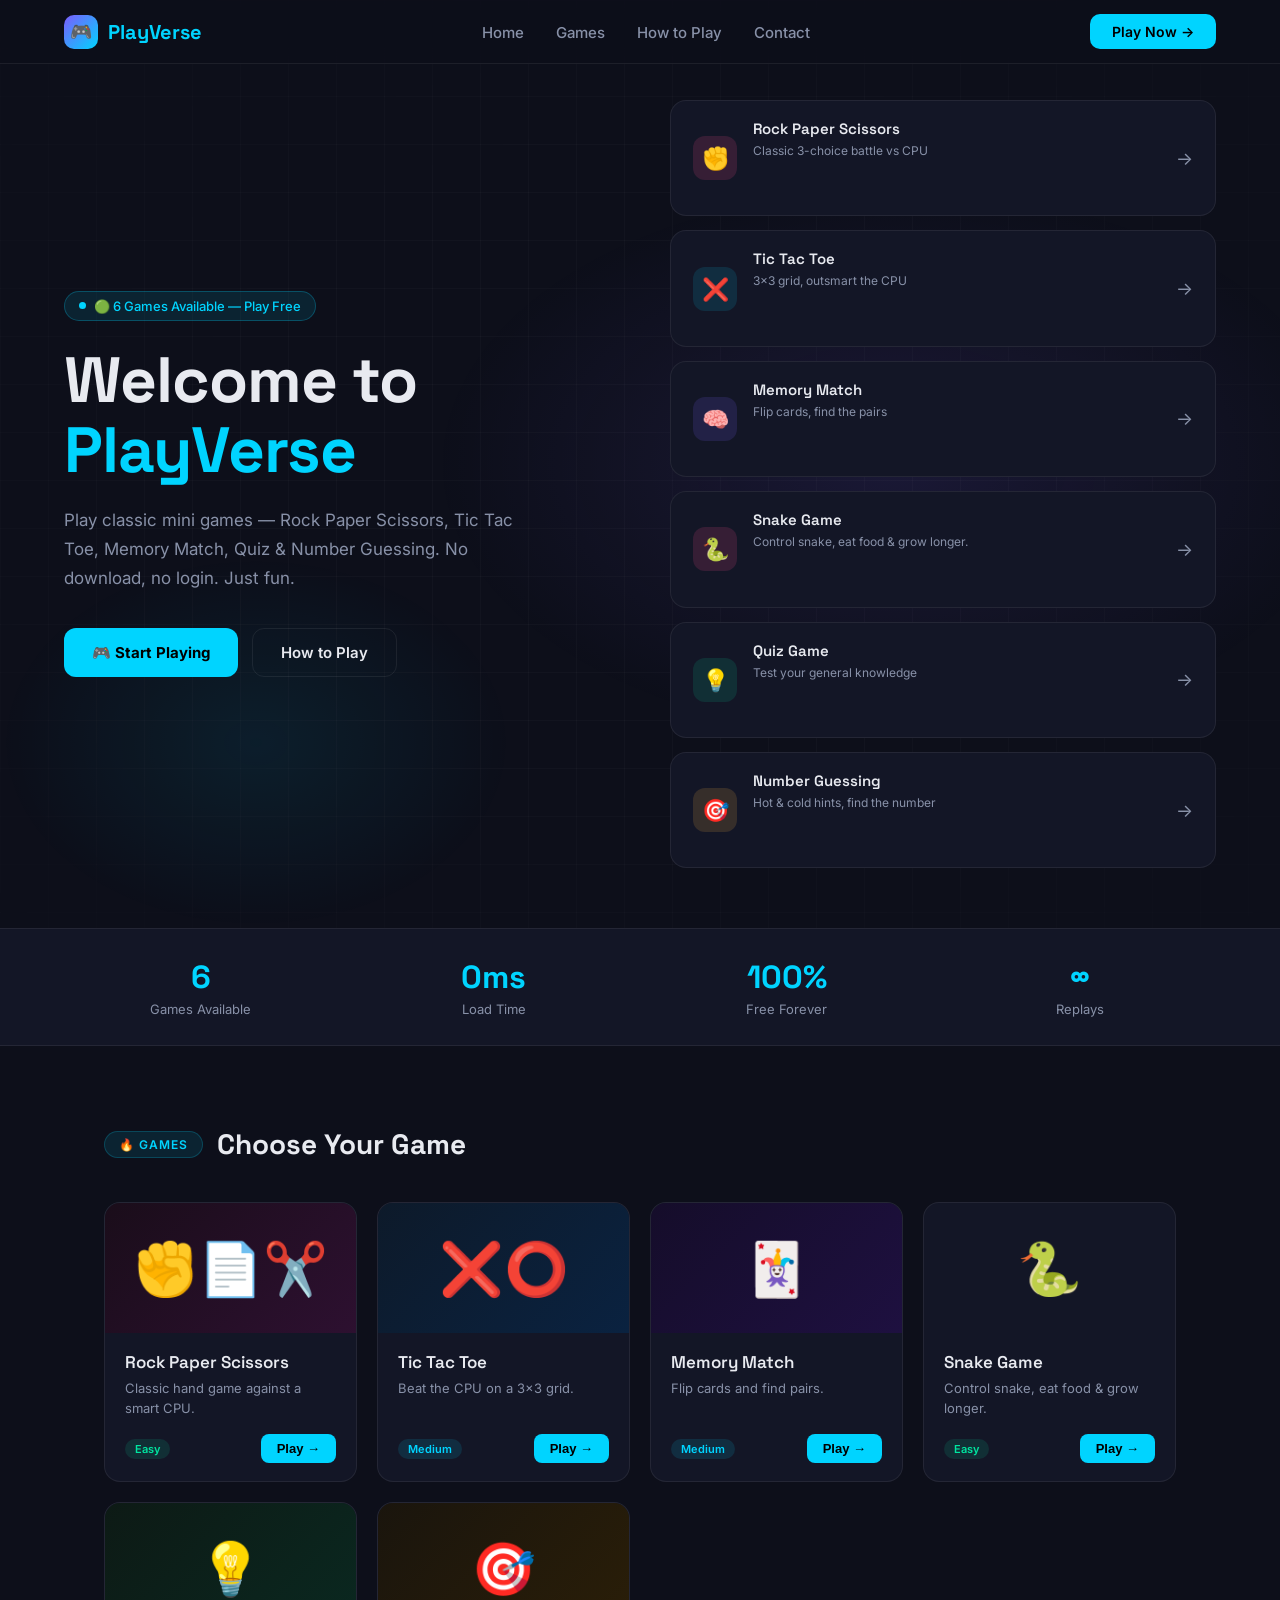
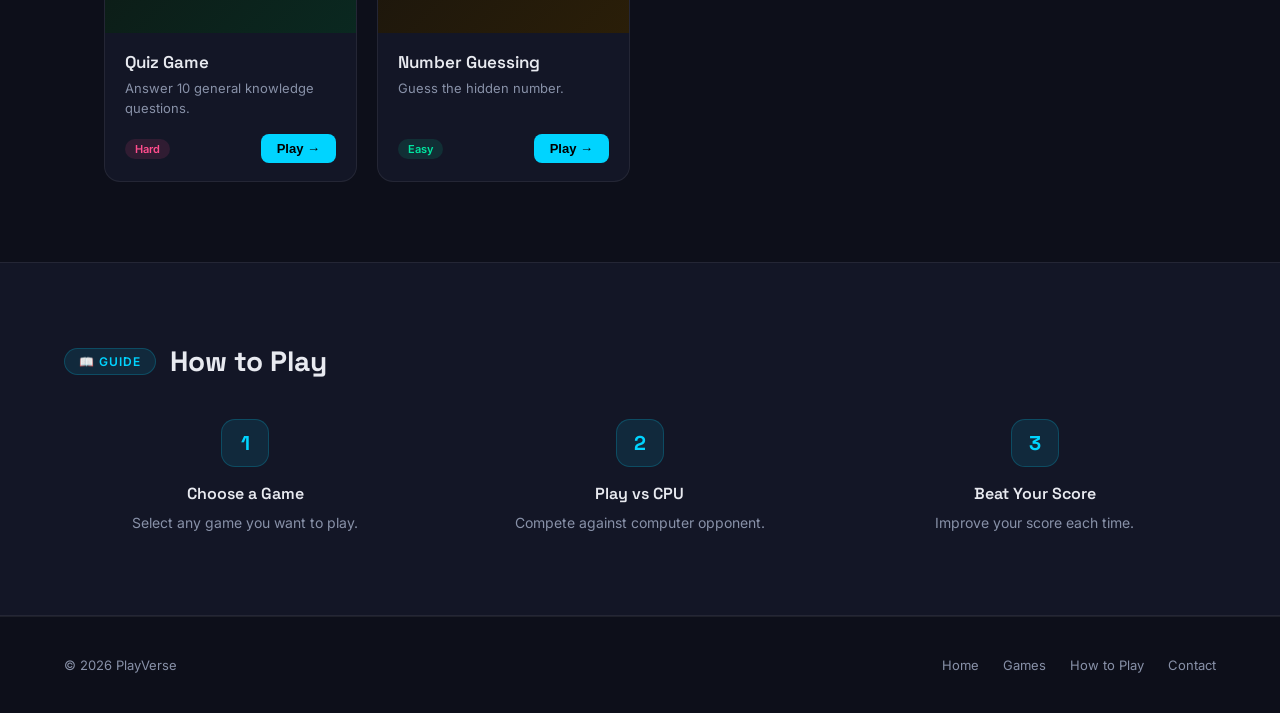
<file: index.html>
<!DOCTYPE html>
<html lang="en">

<head>
  <meta charset="UTF-8" />
  <meta name="viewport" content="width=device-width, initial-scale=1.0" />
  <title>PlayVerse - Mini Games</title>

  <link
    href="https://fonts.googleapis.com/css2?family=Space+Grotesk:wght@400;500;600;700&family=Inter:wght@400;500&display=swap"
    rel="stylesheet" />

  <link rel="stylesheet" href="style.css" />
</head>

<body>

  <div class="particles" id="particles"></div>

  <nav>
    <a href="#" class="logo">
      <div class="logo-icon">🎮</div>
      PlayVerse
    </a>

    <ul class="nav-links">
      <li><a href="#home">Home</a></li>
      <li><a href="#games">Games</a></li>
      <li><a href="#how">How to Play</a></li>
      <li><a href="contact.html">Contact</a></li>
    </ul>

    <a href="#games" class="nav-cta">Play Now →</a>
  </nav>

  <section class="hero" id="home">
    <div class="hero-bg"></div>
    <div class="hero-grid"></div>

    <div class="hero-inner">

      <div class="hero-left">
        <div class="hero-badge">🟢 6 Games Available — Play Free</div>

        <h1>Welcome to <span>PlayVerse</span></h1>

        <p>
          Play classic mini games — Rock Paper Scissors, Tic Tac Toe,
          Memory Match, Quiz & Number Guessing. No download, no login. Just fun.
        </p>

        <div class="hero-btns">
          <a href="#games" class="btn-primary">🎮 Start Playing</a>
          <a href="#how" class="btn-secondary">How to Play</a>
        </div>
      </div>

      <div class="hero-cards">

        <a href="#games" class="hero-card">
          <div class="hero-card-icon icon-rps">✊</div>
          <div class="hero-card-info">
            <h4>Rock Paper Scissors</h4>
            <p>Classic 3-choice battle vs CPU</p>
          </div>
          <span class="hero-card-arrow">→</span>
        </a>

        <a href="#games" class="hero-card">
          <div class="hero-card-icon icon-ttt">❌</div>
          <div class="hero-card-info">
            <h4>Tic Tac Toe</h4>
            <p>3×3 grid, outsmart the CPU</p>
          </div>
          <span class="hero-card-arrow">→</span>
        </a>

        <a href="#games" class="hero-card">
          <div class="hero-card-icon icon-mem">🧠</div>
          <div class="hero-card-info">
            <h4>Memory Match</h4>
            <p>Flip cards, find the pairs</p>
          </div>
          <span class="hero-card-arrow">→</span>
        </a>

        <a href="#games" class="hero-card">
          <div class="hero-card-icon icon-rps">🐍</div>
          <div class="hero-card-info">
            <h4>Snake Game</h4>
            <p>Control snake, eat food & grow longer.</p>
          </div>
          <span class="hero-card-arrow">→</span>
        </a>

        <a href="#games" class="hero-card">
          <div class="hero-card-icon icon-quiz">💡</div>
          <div class="hero-card-info">
            <h4>Quiz Game</h4>
            <p>Test your general knowledge</p>
          </div>
          <span class="hero-card-arrow">→</span>
        </a>

        <a href="#games" class="hero-card">
          <div class="hero-card-icon icon-num">🎯</div>
          <div class="hero-card-info">
            <h4>Number Guessing</h4>
            <p>Hot & cold hints, find the number</p>
          </div>
          <span class="hero-card-arrow">→</span>
        </a>

      </div>
    </div>
  </section>

  <div class="stats-bar">
    <div class="stats-inner">
      <div class="stat">
        <div class="stat-num">6</div>
        <div class="stat-label">Games Available</div>
      </div>
      <div class="stat">
        <div class="stat-num">0ms</div>
        <div class="stat-label">Load Time</div>
      </div>
      <div class="stat">
        <div class="stat-num">100%</div>
        <div class="stat-label">Free Forever</div>
      </div>
      <div class="stat">
        <div class="stat-num">∞</div>
        <div class="stat-label">Replays</div>
      </div>
    </div>
  </div>

  <section class="games-section" id="games">

    <div class="section-header">
      <span class="section-tag">🔥 Games</span>
      <h2>Choose Your Game</h2>
    </div>

    <div class="games-grid">

      <div class="game-card">
        <div class="game-card-thumb thumb-rps">✊📄✂️</div>
        <div class="game-card-body">
          <h3>Rock Paper Scissors</h3>
          <p>Classic hand game against a smart CPU.</p>
          <div class="game-card-footer">
            <span class="difficulty diff-easy">Easy</span>
            <button class="play-btn" onclick="openRPS()">Play →</button>
          </div>
        </div>
      </div>

      <div class="game-card">
        <div class="game-card-thumb thumb-ttt">❌⭕</div>
        <div class="game-card-body">
          <h3>Tic Tac Toe</h3>
          <p>Beat the CPU on a 3×3 grid.</p>
          <div class="game-card-footer">
            <span class="difficulty diff-medium">Medium</span>
            <button class="play-btn" onclick="openGame()">Play →</button>
          </div>
        </div>
      </div>

      <div class="game-card">
        <div class="game-card-thumb thumb-mem">🃏</div>
        <div class="game-card-body">
          <h3>Memory Match</h3>
          <p>Flip cards and find pairs.</p>
          <div class="game-card-footer">
            <span class="difficulty diff-medium">Medium</span>
            <button class="play-btn" onclick="openMemoryGame()">
              Play →
            </button>
          </div>
        </div>
      </div>

<div class="game-card">

  <div class="game-card-thumb">🐍</div>

  <div class="game-card-body">

    <h3>Snake Game</h3>

    <p>Control snake, eat food & grow longer.</p>

    <div class="game-card-footer">

      <span class="difficulty diff-easy">Easy</span>

      <button class="play-btn" onclick="SnakeGame.openSnake()">
        Play →
      </button>

    </div>

  </div>

</div>

      <!-- Memory Game Modal -->
      <div id="memoryModal" class="modal">
        <div class="modal-content">
          <span class="close" onclick="closeMemoryGame()">&times;</span>

          <h2>🃏 Memory Match</h2>

          <div id="memoryGame" class="memory-grid"></div>
          <div class="memory-bottom"></div>

          <div id="memoryResult"></div>

          <button class="play-btn" onclick="startMemoryGame()">
            Restart Game
          </button>
        </div>
      </div>

      <div class="game-card">
        <div class="game-card-thumb thumb-quiz">💡</div>
        <div class="game-card-body">
          <h3>Quiz Game</h3>
          <p>Answer 10 general knowledge questions.</p>
          <div class="game-card-footer">
            <span class="difficulty diff-hard">Hard</span>
            <button class="play-btn" onclick="openQuiz()">Play →</button>
          </div>
        </div>
      </div>
      
      <div class="game-card">
        <div class="game-card-thumb thumb-num">🎯</div>
        <div class="game-card-body">
          <h3>Number Guessing</h3>
          <p>Guess the hidden number.</p>
          <div class="game-card-footer">
            <span class="difficulty diff-easy">Easy</span>
            <button class="play-btn"  onclick="openGuess()">Play →</button>
          </div>
        </div>
      </div>


    </div>
  </section>

  <section class="how-section" id="how">

    <div class="how-inner">

      <div class="section-header">
        <span class="section-tag">📖 Guide</span>
        <h2>How to Play</h2>
      </div>

      <div class="how-steps">

        <div class="how-step">
          <div class="step-num">1</div>
          <h4>Choose a Game</h4>
          <p>Select any game you want to play.</p>
        </div>

        <div class="how-step">
          <div class="step-num">2</div>
          <h4>Play vs CPU</h4>
          <p>Compete against computer opponent.</p>
        </div>

        <div class="how-step">
          <div class="step-num">3</div>
          <h4>Beat Your Score</h4>
          <p>Improve your score each time.</p>
        </div>

      </div>
    </div>
  </section>

  <!-- tic tac toe game -->

  <div id="tictoc" class="modal">
    <div class="modal-content">

      <h2>Tic Tac Toe</h2>
      <p id="status">X starts first</p>

      <div class="tictocgameboard">
        <div onclick="makeMove(0)"></div>
        <div onclick="makeMove(1)"></div>
        <div onclick="makeMove(2)"></div>
        <div onclick="makeMove(3)"></div>
        <div onclick="makeMove(4)"></div>
        <div onclick="makeMove(5)"></div>
        <div onclick="makeMove(6)"></div>
        <div onclick="makeMove(7)"></div>
        <div onclick="makeMove(8)"></div>
      </div>

      <div>
        <button onclick="resetGame()" class="play-btn">Restart</button>
        <button onclick="closeGame()" class="play-btn" style="background:#ff4d8d;">Close</button>
      </div>



    </div>
  </div>

  <!-- rock paper scissors game -->
  <div id="rpsModal" class="modal">
    <div class="modal-content">

      <h2>Rock Paper Scissors</h2>

      <p id="rpsStatus">Choose your move</p>

      <div class="rps-buttons">
        <button onclick="playRPS('rock')" class="play-btn">🪨 Rock</button>
        <button onclick="playRPS('paper')" class="play-btn">📄 Paper</button>
        <button onclick="playRPS('scissors')" class="play-btn">✂️ Scissors</button>
      </div>

      <div id="rpsResult" style="margin-top:15px;"></div>
      <div>
        <div class="score-board">
          You: <span id="playerScore">0</span> |
          Computer: <span id="computerScore">0</span>
        </div>
      </div>

      <div style="margin-top:15px;">
        <button onclick="closeRPS()" class="play-btn" style="background:#ff4d8d;">
          Close
        </button>
      </div>

    </div>
  </div>

  <!-- memory game -->

  <div id="memoryModal" class="modal">
    <div class="modal-content">

      <h2>🧠 Memory Match</h2>
      <p>Flip cards and find pairs</p>

      <div id="memoryBoard" class="memory-board"></div>

      <button onclick="startMemoryGame()" class="play-btn">Restart</button>
      <button onclick="closeMemory()" class="play-btn" style="background:#ff4d8d;">Close</button>

    </div>
  </div>
  <!-- Quiz model -->

  <div id="quizModal" class="modal">

    <div class="modal-content">

      <div id="quizBox">

        <!-- quiz game -->

        <h2>Quiz Game</h2>

        <p>Time Left: <span id="timer">10</span> sec</p>

        <p id="quizQuestion"></p>

        <div id="quizOptions"></div>

        <button onclick="nextQuestion()" class="play-btn">Next</button>
        <button onclick="closeQuiz()" class="play-btn" style="background:#ff4d8d;">Close</button>

      </div>

      <div id="resultBox" style="display:none; text-align:center;">
        <h2 style="color:#00d4ff;">Quiz Result</h2>
        <p id="finalScore"></p>

        <button onclick="restartQuiz()" class="play-btn">Play Again</button>
        <button onclick="closeQuiz()" class="play-btn" style="background:#ff4d8d;">Close</button>
      </div>

    </div>

  </div>

  <!-- no. guessing game -->

  <div id="guessModal" class="modal">

    <div class="modal-content">

      <h2>Number Guessing</h2>

      <input id="guessInput" type="number" placeholder="Enter number" />

      <button class="play-btn" onclick="checkGuess()">Guess</button>

      <p id="hint"></p>

      <p class="attempt">Attempts: <span id="attempts">0</span></p>

      <button class="play-btn" onclick="resetGame()">Restart</button>
      <button class="play-btn" onclick="closeGuess()">Close</button>

    </div>

  </div>


  <div id="snake-modal" class="snake-modal">

  <div class="snake-content">

    <h2>Snake Game 🐍</h2>

    <canvas id="snake-canvas" width="300" height="300"></canvas>

    <p>Score: <span id="snake-score">0</span></p>

    <button class="snake-btn" onclick="SnakeGame.startSnake()">Restart</button>
    <button class="snake-btn close" onclick="SnakeGame.closeSnake()">Close</button>

  </div>

</div>

  <footer id="contact">
    <div class="footer-inner">
      <p>© 2026 PlayVerse</p>
      <div class="footer-links">
        <a href="#">Home</a>
        <a href="#games">Games</a>
        <a href="#how">How to Play</a>
        <a href="contact.html">Contact</a>
      </div>
    </div>
  </footer>

  <script src="script.js"></script>

</body>

</html>
</file>
<file: style.css>
:root {
    --bg: #0d0f1a;
    --bg2: #131626;
    --bg3: #1a1e30;

    --cyan: #00d4ff;
    --purple: #7c5cfc;
    --pink: #ff4d8d;
    --green: #00e5a0;
    --amber: #ffb347;

    --text: #e8eaf0;
    --muted: #8891a8;

    --card-border: rgba(255, 255, 255, 0.07);

    --radius: 16px;
}

*,
*::before,
*::after {
    box-sizing: border-box;
    margin: 0;
    padding: 0;
}

html {
    scroll-behavior: smooth;
}

body {
    background: var(--bg);
    color: var(--text);
    font-family: 'Inter', sans-serif;
    overflow-x: hidden;
}

::-webkit-scrollbar {
    width: 6px;
}

::-webkit-scrollbar-track {
    background: var(--bg);
}

::-webkit-scrollbar-thumb {
    background: var(--bg3);
    border-radius: 3px;
}

nav {
    position: fixed;
    top: 0;
    left: 0;
    right: 0;
    z-index: 100;
    display: flex;
    align-items: center;
    justify-content: space-between;
    padding: 0 5%;
    height: 64px;
    background: rgba(13, 15, 26, 0.85);
    backdrop-filter: blur(16px);
    border-bottom: 1px solid var(--card-border);
}

.logo {
    display: flex;
    align-items: center;
    gap: 10px;
    font-family: 'Space Grotesk', sans-serif;
    font-weight: 700;
    font-size: 20px;
    color: var(--cyan);
    text-decoration: none;
}

.logo-icon {
    width: 34px;
    height: 34px;
    background: linear-gradient(135deg, var(--purple), var(--cyan));
    border-radius: 10px;
    display: flex;
    align-items: center;
    justify-content: center;
    font-size: 18px;
}

.nav-links {
    display: flex;
    align-items: center;
    gap: 32px;
    list-style: none;
}

.nav-links a {
    color: var(--muted);
    text-decoration: none;
    font-size: 15px;
    font-weight: 500;
    transition: color 0.2s;
}

.nav-links a:hover {
    color: var(--text);
}

.nav-cta {
    background: var(--cyan);
    color: #000;
    padding: 9px 22px;
    border-radius: 10px;
    font-weight: 600;
    font-size: 14px;
    text-decoration: none;
    transition: all 0.2s;
}

.nav-cta:hover {
    background: #fff;
    transform: translateY(-1px);
}

.hero {
    min-height: 100vh;
    display: flex;
    align-items: center;
    padding: 100px 5% 60px;
    position: relative;
    overflow: hidden;
}

.hero-bg {
    position: absolute;
    inset: 0;
    pointer-events: none;
    background:
        radial-gradient(ellipse 60% 50% at 70% 50%, rgba(124, 92, 252, 0.12) 0%, transparent 60%),
        radial-gradient(ellipse 40% 40% at 20% 80%, rgba(0, 212, 255, 0.08) 0%, transparent 50%);
}

.hero-grid {
    position: absolute;
    inset: 0;
    pointer-events: none;
    background-image:
        linear-gradient(rgba(255, 255, 255, 0.025) 1px, transparent 1px),
        linear-gradient(90deg, rgba(255, 255, 255, 0.025) 1px, transparent 1px);
    background-size: 48px 48px;
    mask-image: radial-gradient(ellipse 80% 80% at 50% 50%, black 40%, transparent 100%);
}

.hero-inner {
    display: grid;
    grid-template-columns: 1fr 1fr;
    gap: 60px;
    align-items: center;
    width: 100%;
    max-width: 1200px;
    margin: 0 auto;
    position: relative;
}

.hero-badge {
    display: inline-flex;
    align-items: center;
    gap: 8px;
    background: rgba(0, 212, 255, 0.1);
    border: 1px solid rgba(0, 212, 255, 0.25);
    border-radius: 100px;
    padding: 6px 14px;
    font-size: 13px;
    color: var(--cyan);
    font-weight: 500;
    margin-bottom: 24px;
}

.hero-badge::before {
    content: '';
    width: 7px;
    height: 7px;
    border-radius: 50%;
    background: var(--cyan);
    animation: pulse 2s infinite;
}

@keyframes pulse {
    0%,100% { opacity: 1; transform: scale(1); }
    50% { opacity: 0.5; transform: scale(1.3); }
}

.hero h1 {
    font-family: 'Space Grotesk', sans-serif;
    font-size: clamp(38px, 5vw, 64px);
    font-weight: 700;
    line-height: 1.1;
    margin-bottom: 20px;
    letter-spacing: -1px;
}

.hero h1 span {
    color: var(--cyan);
}

.hero p {
    font-size: 17px;
    color: var(--muted);
    line-height: 1.7;
    margin-bottom: 36px;
    max-width: 460px;
}

.hero-btns {
    display: flex;
    gap: 14px;
    flex-wrap: wrap;
}

.btn-primary {
    background: var(--cyan);
    color: #000;
    padding: 14px 28px;
    border-radius: 12px;
    font-weight: 700;
    font-size: 15px;
    text-decoration: none;
    transition: all 0.2s;
    display: inline-flex;
    align-items: center;
    gap: 8px;
}

.btn-primary:hover {
    background: #fff;
    transform: translateY(-2px);
    box-shadow: 0 8px 24px rgba(0, 212, 255, 0.3);
}

.btn-secondary {
    background: transparent;
    color: var(--text);
    padding: 14px 28px;
    border-radius: 12px;
    font-weight: 600;
    font-size: 15px;
    text-decoration: none;
    border: 1px solid var(--card-border);
    transition: all 0.2s;
}

.btn-secondary:hover {
    border-color: rgba(255, 255, 255, 0.2);
    background: rgba(255, 255, 255, 0.04);
}

.hero-cards {
    display: flex;
    flex-direction: column;
    gap: 14px;
}

.hero-card {
    background: var(--bg2);
    border: 1px solid var(--card-border);
    border-radius: var(--radius);
    padding: 18px 22px;
    display: flex;
    align-items: center;
    gap: 16px;
    cursor: pointer;
    transition: all 0.25s;
    text-decoration: none;
}

.hero-card:hover {
    border-color: rgba(0, 212, 255, 0.3);
    background: var(--bg3);
    transform: translateX(6px);
}

.hero-card-icon {
    width: 44px;
    height: 44px;
    border-radius: 12px;
    display: flex;
    align-items: center;
    justify-content: center;
    font-size: 22px;
    flex-shrink: 0;
}

.icon-rps { background: rgba(255, 77, 141, 0.15); }
.icon-ttt { background: rgba(0, 212, 255, 0.12); }
.icon-mem { background: rgba(124, 92, 252, 0.15); }
.icon-quiz { background: rgba(0, 229, 160, 0.12); }
.icon-num { background: rgba(255, 179, 71, 0.15); }

.hero-card-info h4 {
    font-size: 15px;
    font-weight: 600;
    color: var(--text);
    margin-bottom: 3px;
    font-family: 'Space Grotesk', sans-serif;
}

.hero-card-info p {
    font-size: 12px;
    color: var(--muted);
}

.hero-card-arrow {
    margin-left: auto;
    color: var(--muted);
    font-size: 18px;
    transition: transform 0.2s;
}

.hero-card:hover .hero-card-arrow {
    transform: translateX(4px);
    color: var(--cyan);
}

.stats-bar {
    background: var(--bg2);
    border-top: 1px solid var(--card-border);
    border-bottom: 1px solid var(--card-border);
    padding: 28px 5%;
}

.stats-inner {
    max-width: 1200px;
    margin: 0 auto;
    display: grid;
    grid-template-columns: repeat(4, 1fr);
    gap: 20px;
}

.stat { text-align: center; }

.stat-num {
    font-family: 'Space Grotesk', sans-serif;
    font-size: 32px;
    font-weight: 700;
    color: var(--cyan);
}

.stat-label {
    font-size: 13px;
    color: var(--muted);
    margin-top: 4px;
}

.games-section {
    padding: 80px 5%;
    max-width: 1200px;
    margin: 0 auto;
}

.section-header {
    display: flex;
    align-items: center;
    gap: 14px;
    margin-bottom: 40px;
}

.section-tag {
    background: rgba(0, 212, 255, 0.1);
    border: 1px solid rgba(0, 212, 255, 0.2);
    color: var(--cyan);
    padding: 5px 14px;
    border-radius: 100px;
    font-size: 12px;
    font-weight: 600;
    letter-spacing: 1px;
    text-transform: uppercase;
}

.section-header h2 {
    font-family: 'Space Grotesk', sans-serif;
    font-size: 28px;
    font-weight: 700;
}

.games-grid {
    display: grid;
    grid-template-columns: repeat(auto-fill, minmax(240px, 1fr));
    gap: 20px;
}

.game-card {
    background: var(--bg2);
    border: 1px solid var(--card-border);
    border-radius: var(--radius);
    overflow: hidden;
    cursor: pointer;
    transition: all 0.25s;
    text-decoration: none;
    display: flex;
    flex-direction: column;
}

.game-card:hover {
    border-color: rgba(255, 255, 255, 0.15);
    transform: translateY(-4px);
    box-shadow: 0 16px 40px rgba(0, 0, 0, 0.4);
}

.game-card-thumb {
    height: 130px;
    display: flex;
    align-items: center;
    justify-content: center;
    font-size: 52px;
}

.thumb-rps { background: linear-gradient(135deg, #1a0d1a, #2d1030); }
.thumb-ttt { background: linear-gradient(135deg, #0d1a2a, #0a2240); }
.thumb-mem { background: linear-gradient(135deg, #150d2a, #1e1040); }
.thumb-quiz { background: linear-gradient(135deg, #0d1a15, #0a2820); }
.thumb-num { background: linear-gradient(135deg, #1a150d, #2a1e08); }

.game-card-body {
    padding: 18px 20px;
    flex: 1;
    display: flex;
    flex-direction: column;
}

.game-card-body h3 {
    font-family: 'Space Grotesk', sans-serif;
    font-size: 17px;
    font-weight: 600;
    margin-bottom: 6px;
}

.game-card-body p {
    font-size: 13px;
    color: var(--muted);
    line-height: 1.5;
    flex: 1;
    margin-bottom: 16px;
}

.game-card-footer {
    display: flex;
    align-items: center;
    justify-content: space-between;
}

.difficulty {
    font-size: 11px;
    font-weight: 600;
    padding: 3px 10px;
    border-radius: 100px;
}

.diff-easy { background: rgba(0, 229, 160, 0.12); color: var(--green); }
.diff-medium { background: rgba(0, 212, 255, 0.12); color: var(--cyan); }
.diff-hard { background: rgba(255, 77, 141, 0.12); color: var(--pink); }

.play-btn {
    background: var(--cyan);
    color: #000;
    font-size: 13px;
    font-weight: 700;
    padding: 7px 16px;
    border-radius: 8px;
    border: none;
    cursor: pointer;
    transition: all 0.2s;
}

.play-btn:hover {
    background: #fff;
    transform: scale(1.05);
}

.how-section {
    padding: 80px 5%;
    background: var(--bg2);
    border-top: 1px solid var(--card-border);
    border-bottom: 1px solid var(--card-border);
}

.how-inner {
    max-width: 1200px;
    margin: 0 auto;
}

.how-steps {
    display: grid;
    grid-template-columns: repeat(3, 1fr);
    gap: 32px;
    margin-top: 40px;
}

.how-step { text-align: center; }

.step-num {
    width: 48px;
    height: 48px;
    border-radius: 14px;
    background: rgba(0, 212, 255, 0.1);
    border: 1px solid rgba(0, 212, 255, 0.2);
    display: flex;
    align-items: center;
    justify-content: center;
    font-family: 'Space Grotesk', sans-serif;
    font-size: 20px;
    font-weight: 700;
    color: var(--cyan);
    margin: 0 auto 16px;
}

.how-step h4 {
    font-family: 'Space Grotesk', sans-serif;
    font-size: 16px;
    font-weight: 600;
    margin-bottom: 8px;
}

.how-step p {
    font-size: 14px;
    color: var(--muted);
    line-height: 1.6;
}

footer {
    padding: 40px 5%;
    border-top: 1px solid var(--card-border);
}

.footer-inner {
    max-width: 1200px;
    margin: 0 auto;
    display: flex;
    align-items: center;
    justify-content: space-between;
    flex-wrap: wrap;
    gap: 16px;
}

.footer-inner p {
    font-size: 13px;
    color: var(--muted);
}

.footer-links {
    display: flex;
    gap: 24px;
}

.footer-links a {
    font-size: 13px;
    color: var(--muted);
    text-decoration: none;
    transition: color 0.2s;
}

.footer-links a:hover {
    color: var(--cyan);
}

.particles {
    position: fixed;
    inset: 0;
    pointer-events: none;
    z-index: 0;
    overflow: hidden;
}

.particle {
    position: absolute;
    border-radius: 50%;
    animation: float linear infinite;
    opacity: 0;
}

@keyframes float {
    0% { transform: translateY(100vh) scale(0); opacity: 0; }
    10% { opacity: 0.6; }
    90% { opacity: 0.3; }
    100% { transform: translateY(-20px) scale(1); opacity: 0; }
}

@media (max-width: 768px) {
    .hero-inner { grid-template-columns: 1fr; gap: 40px; }
    .stats-inner { grid-template-columns: repeat(2, 1fr); }
    .how-steps { grid-template-columns: 1fr; }
    .nav-links { display: none; }
    .hero h1 { font-size: 36px; }
}

.modal {
    display: none;
    position: fixed;
    inset: 0;
    z-index: 999;
    background: rgba(0,0,0,0.8);

    justify-content: center;
    align-items: center;
}
.modal-content {
    background: var(--bg2);
    padding: 20px;
    border-radius: 16px;
    text-align: center;
    width: 420px;
    max-width: 95%;
    border: 1px solid var(--card-border);
}
.tictocgameboard {
    display: grid;
    grid-template-columns: repeat(3, 80px);
    gap: 6px;
    margin: 20px auto;
    justify-content: center;
}
.tictocgameboard div {
    width: 80px;
    height: 80px;
    background: var(--bg3);
    display: flex;
    justify-content: center;
    align-items: center;
    font-size: 30px;
    cursor: pointer;
    border-radius: 10px;
    font-weight: bold;
    color: var(--cyan);
}

.tictocgameboard div:hover {
    background: rgba(0, 212, 255, 0.1);
}
/* Score Board */
#playerScore,
#computerScore {
  color: #00d4ff;
  font-weight: 700;
  font-size: 24px;
}

.score-board {
  margin-top: 15px;
  padding: 12px 20px;
  background: #1a1e30;
  border: 1px solid rgba(0, 212, 255, 0.2);
  border-radius: 12px;
  text-align: center;
  font-size: 18px;
  color: white;
  box-shadow: 0 0 20px rgba(0, 212, 255, 0.15);
}
/* .rps-buttons{
  display: flex;
  justify-content: center;
  gap: 12px;
  margin-top: 15px;
  flex-wrap: wrap;
} */
.rps-buttons .play-btn{
  padding: 12px 20px;
  margin-top: 12px;
  border-radius: 10px;
  border: none;
  cursor: pointer;
  transition: all 0.3s ease;
}

.rps-buttons .play-btn:hover{
  transform: translateY(-2px);
}


.memory-grid {
  display: grid;
  grid-template-columns: repeat(4, 80px);
  gap: 10px;
  justify-content: center;
  margin: 20px 0;
}

.memory-card {
  width: 80px;
  height: 80px;
  background: #6366f1;
  color: white;
  font-size: 2rem;
  display: flex;
  align-items: center;
  justify-content: center;
  border-radius: 12px;
  cursor: pointer;
  transition: 0.3s;
}

.memory-card.flipped {
  background: #10b981;
}

.modal {
  display: none;
  position: fixed;
  inset: 0;
  background: rgba(0,0,0,0.7);
}

.modal-content {
  width: 420px;
  margin: 60px auto;
  padding: 20px;
  border-radius: 12px;
  text-align: center;
}

.close {
  float: right;
  cursor: pointer;
  font-size: 24px;
}
.memory-bottom{
    display: flex;
    flex-direction: column;
    align-items: center;
    gap: 15px;
    margin-top: 20px;
}

#memoryResult{
    color: #eef5f3;
    font-weight: 700;
    font-size: 20px;
    min-height: 25px;
    margin-bottom: 10px;
}


#quizBox, #resultBox {
  padding: 10px;
}

#quizQuestion {
  margin: 15px 0;
  font-size: 18px;
  color: #ffffff;
  font-weight: 600;
}

#quizOptions {
  display: flex;
  flex-direction: column;
  gap: 10px;
  margin-bottom: 15px;
}

#quizOptions button {
  width: 100%;
}

#resultBox p {
  font-size: 18px;
  margin: 10px 0;
}


#guessInput {
  width: 100%;
  padding: 12px 14px;
  margin: 12px 0;
  border-radius: 12px;
  border: 1px solid rgba(255,255,255,0.1);
  background: #1a1e30;
  color: white;
  font-size: 16px;
  outline: none;
  text-align: center;
}

#guessInput:focus {
  border-color: #00d4ff;
  box-shadow: 0 0 10px rgba(0,212,255,0.3);
}

#hint {
  margin-top: 12px;
  font-size: 16px;
  font-weight: 600;
  color: #00d4ff;
  text-align: center;
}

#attempts {
  color: #ff4d8d;
  font-weight: bold;
}
.attempt{
    margin-bottom: 10px;
}

/* Modal content improvement */
.modal-content {
  width: 90%;
  max-width: 400px;
  text-align: center;
  animation: pop 0.25s ease-in-out;
}


@keyframes pop {
  from {
    transform: scale(0.8);
    opacity: 0;
  }
  to {
    transform: scale(1);
    opacity: 1;
  }
}


.snake-modal {
  display: none;
  position: fixed;
  inset: 0;
  background: rgba(0,0,0,0.7);
  justify-content: center;
  align-items: center;
  z-index: 9999;
}

.snake-content {
  background: #1a1e30;
  padding: 20px;
  border-radius: 16px;
  text-align: center;
  width: 340px;
  color: white;
}

#snake-canvas {
  background: #0f1220;
  border: 2px solid #00d4ff;
  border-radius: 10px;
  display: block;
  margin: 10px auto;
}

.snake-btn {
   background: var(--cyan);
    color: #000;
    font-size: 13px;
    font-weight: 700;
    padding: 7px 16px;
    border-radius: 8px;
    border: none;
    cursor: pointer;
    transition: all 0.2s;
}

.snake-btn:hover {
  background: #00b8e6;
}

.snake-btn.close {
  background: #ff4d8d;
    color: #000;
    font-size: 13px;
    font-weight: 700;
    padding: 7px 16px;
    border-radius: 8px;
    border: none;
    cursor: pointer;
    transition: all 0.2s;
    margin-right: 50px;
}

.snake-btn.close:hover {
  background: #ff2d7a;
}
</file>
